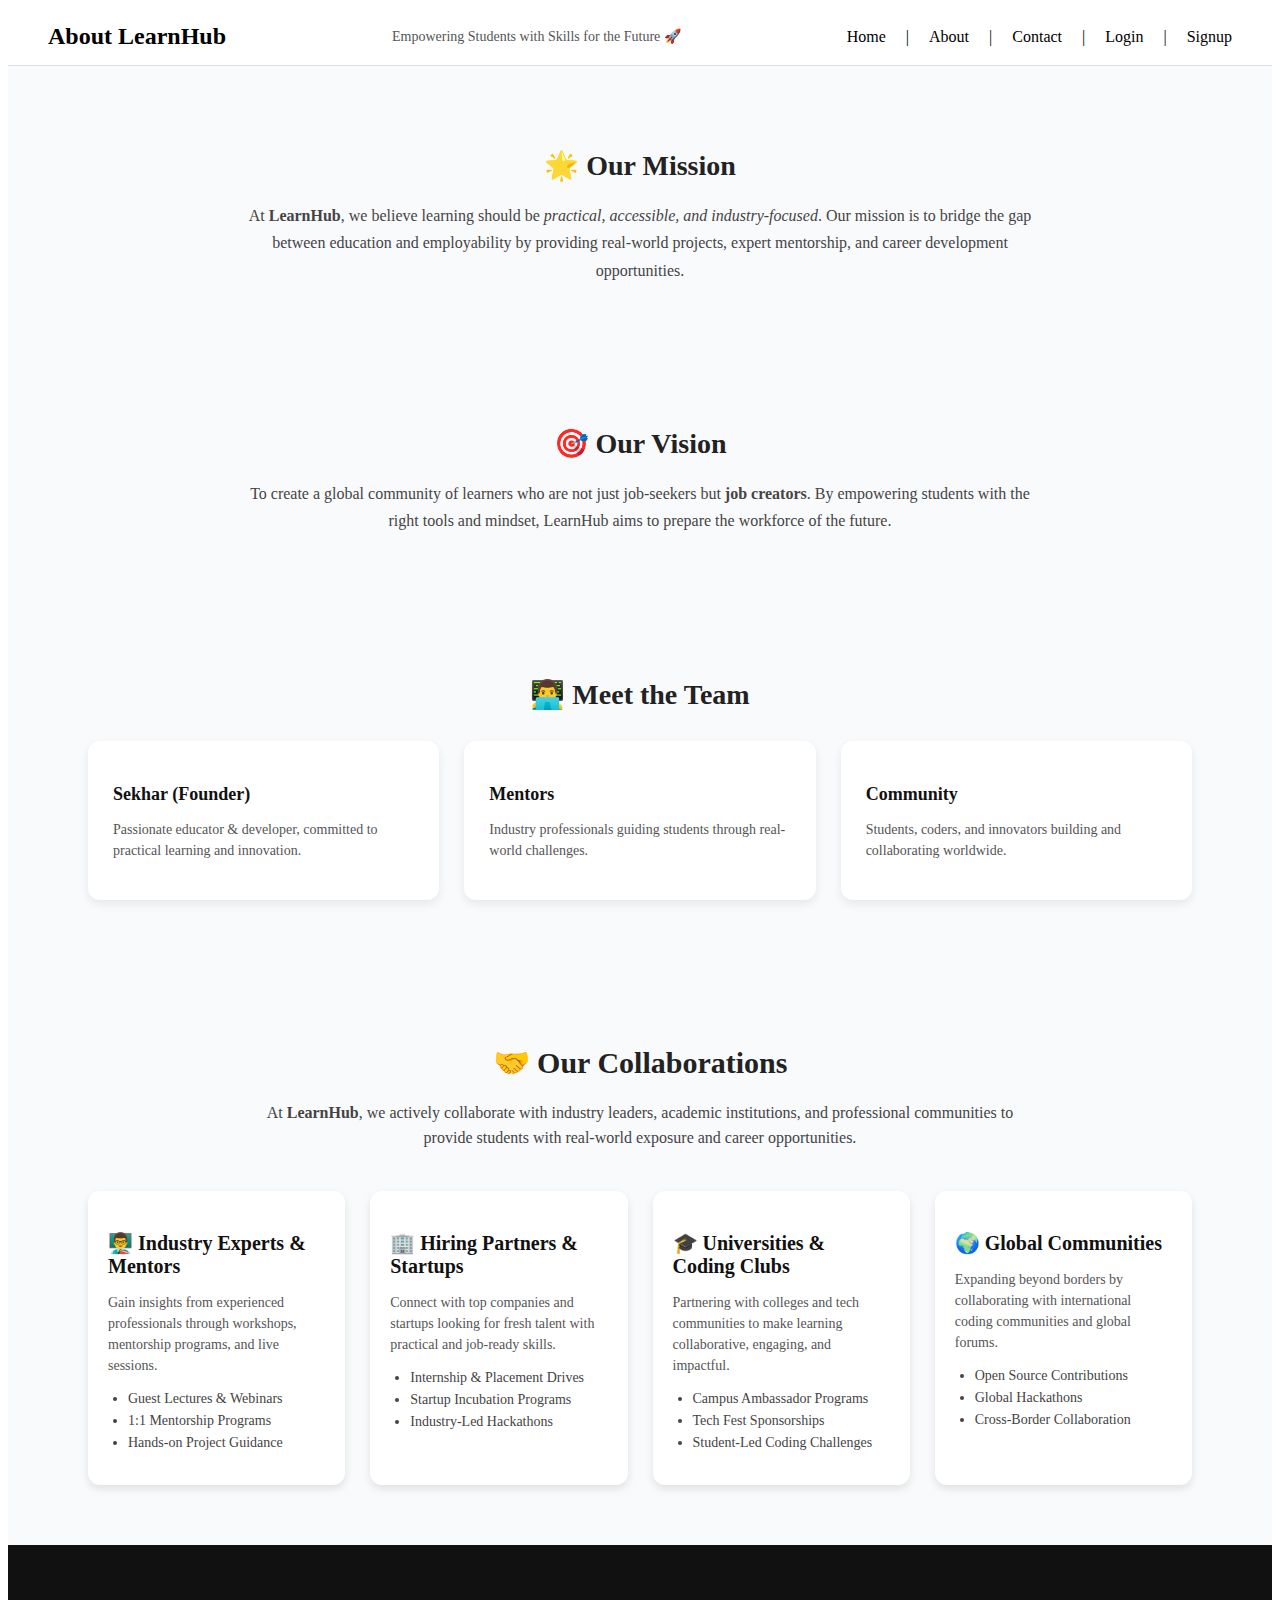
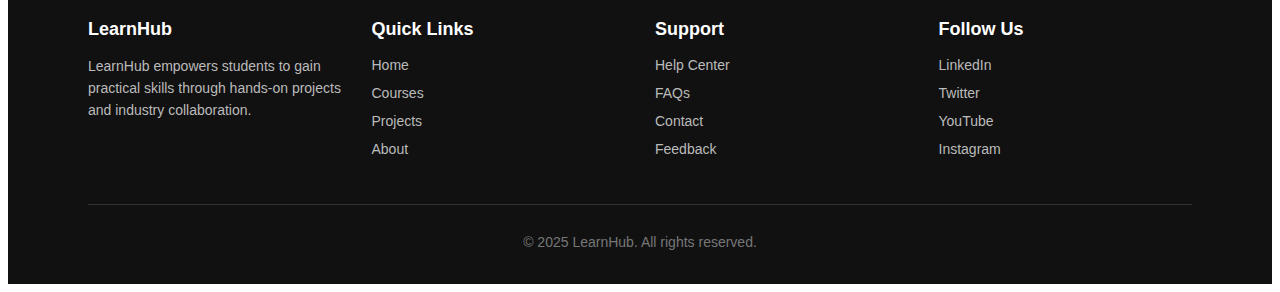
<file: about.html>
<!DOCTYPE html>
<html lang="en">
<head>
  <meta charset="UTF-8" />
  <meta name="viewport" content="width=device-width, initial-scale=1.0" />
  <link rel="stylesheet" href="styles.css">
  <title>About | LearnHub</title>
</head>
<body>

  <!-- Header -->
  <header class="header">
    <h1>About LearnHub</h1>
    <p>Empowering Students with Skills for the Future 🚀</p>
    <div class="navbar">
      <a href="index.html">Home</a> |
      <a href="Abought.html">About</a> |
      <a href="contact.html">Contact</a> |
      <a href="login.html">Login</a> |
      <a href="signup.html">Signup</a>
    </div>
  </header>

  <!-- About Section -->
  <section class="main">
    <h2>🌟 Our Mission</h2>
    <p>
      At <strong>LearnHub</strong>, we believe learning should be <em>practical, accessible, 
      and industry-focused</em>. Our mission is to bridge the gap between education and 
      employability by providing real-world projects, expert mentorship, and career 
      development opportunities.
    </p>
  </section>

  <!-- Vision Section -->
  <section class="course">
    <h2>🎯 Our Vision</h2>
    <p>
      To create a global community of learners who are not just 
      job-seekers but <strong>job creators</strong>. By empowering students with 
      the right tools and mindset, LearnHub aims to prepare the workforce of the future.
    </p>
  </section>

  <!-- Team Section -->
  <section class="projects">
    <h2>👨‍💻 Meet the Team</h2>
    <div class="grid">
      <div class="card">
        <h3>Sekhar (Founder)</h3>
        <p>Passionate educator & developer, committed to practical learning and innovation.</p>
      </div>
      <div class="card">
        <h3>Mentors</h3>
        <p>Industry professionals guiding students through real-world challenges.</p>
      </div>
      <div class="card">
        <h3>Community</h3>
        <p>Students, coders, and innovators building and collaborating worldwide.</p>
      </div>
    </div>
  </section>

 <section class="colab">
  <h2>🤝 Our Collaborations</h2>
  <p class="intro">
    At <strong>LearnHub</strong>, we actively collaborate with industry leaders, academic institutions, 
    and professional communities to provide students with real-world exposure and career opportunities.
  </p>

  <div class="colab-grid">
    <div class="colab-card">
      <h3>👨‍🏫 Industry Experts & Mentors</h3>
      <p>
        Gain insights from experienced professionals through workshops, 
        mentorship programs, and live sessions.
      </p>
      <ul>
        <li>Guest Lectures & Webinars</li>
        <li>1:1 Mentorship Programs</li>
        <li>Hands-on Project Guidance</li>
      </ul>
    </div>

    <div class="colab-card">
      <h3>🏢 Hiring Partners & Startups</h3>
      <p>
        Connect with top companies and startups looking for fresh talent 
        with practical and job-ready skills.
      </p>
      <ul>
        <li>Internship & Placement Drives</li>
        <li>Startup Incubation Programs</li>
        <li>Industry-Led Hackathons</li>
      </ul>
    </div>

    <div class="colab-card">
      <h3>🎓 Universities & Coding Clubs</h3>
      <p>
        Partnering with colleges and tech communities to make learning collaborative, 
        engaging, and impactful.
      </p>
      <ul>
        <li>Campus Ambassador Programs</li>
        <li>Tech Fest Sponsorships</li>
        <li>Student-Led Coding Challenges</li>
      </ul>
    </div>

    <div class="colab-card">
      <h3>🌍 Global Communities</h3>
      <p>
        Expanding beyond borders by collaborating with international 
        coding communities and global forums.
      </p>
      <ul>
        <li>Open Source Contributions</li>
        <li>Global Hackathons</li>
        <li>Cross-Border Collaboration</li>
      </ul>
    </div>
  </div>
</section>


  <footer class="fotter">
  <div class="footer-container">
    <div class="footer-column">
      <h4>LearnHub</h4>
      <p>LearnHub empowers students to gain practical skills through hands-on projects and industry collaboration.</p>
    </div>

    <div class="footer-column">
      <h4>Quick Links</h4>
      <ul>
        <li><a href="#">Home</a></li>
        <li><a href="#">Courses</a></li>
        <li><a href="#">Projects</a></li>
        <li><a href="about.html">About</a></li>
      </ul>
    </div>

    <div class="footer-column">
      <h4>Support</h4>
      <ul>
        <li><a href="#">Help Center</a></li>
        <li><a href="#">FAQs</a></li>
        <li><a href="#">Contact</a></li>
        <li><a href="#">Feedback</a></li>
      </ul>
    </div>

    <div class="footer-column">
      <h4>Follow Us</h4>
      <ul>
        <li><a href="#">LinkedIn</a></li>
        <li><a href="#">Twitter</a></li>
        <li><a href="#">YouTube</a></li>
        <li><a href="#">Instagram</a></li>
      </ul>
    </div>
  </div>

  <div class="footer-bottom">
    <p>© 2025 LearnHub. All rights reserved.</p>
  </div>
</footer>

</body>
</html>
</file>
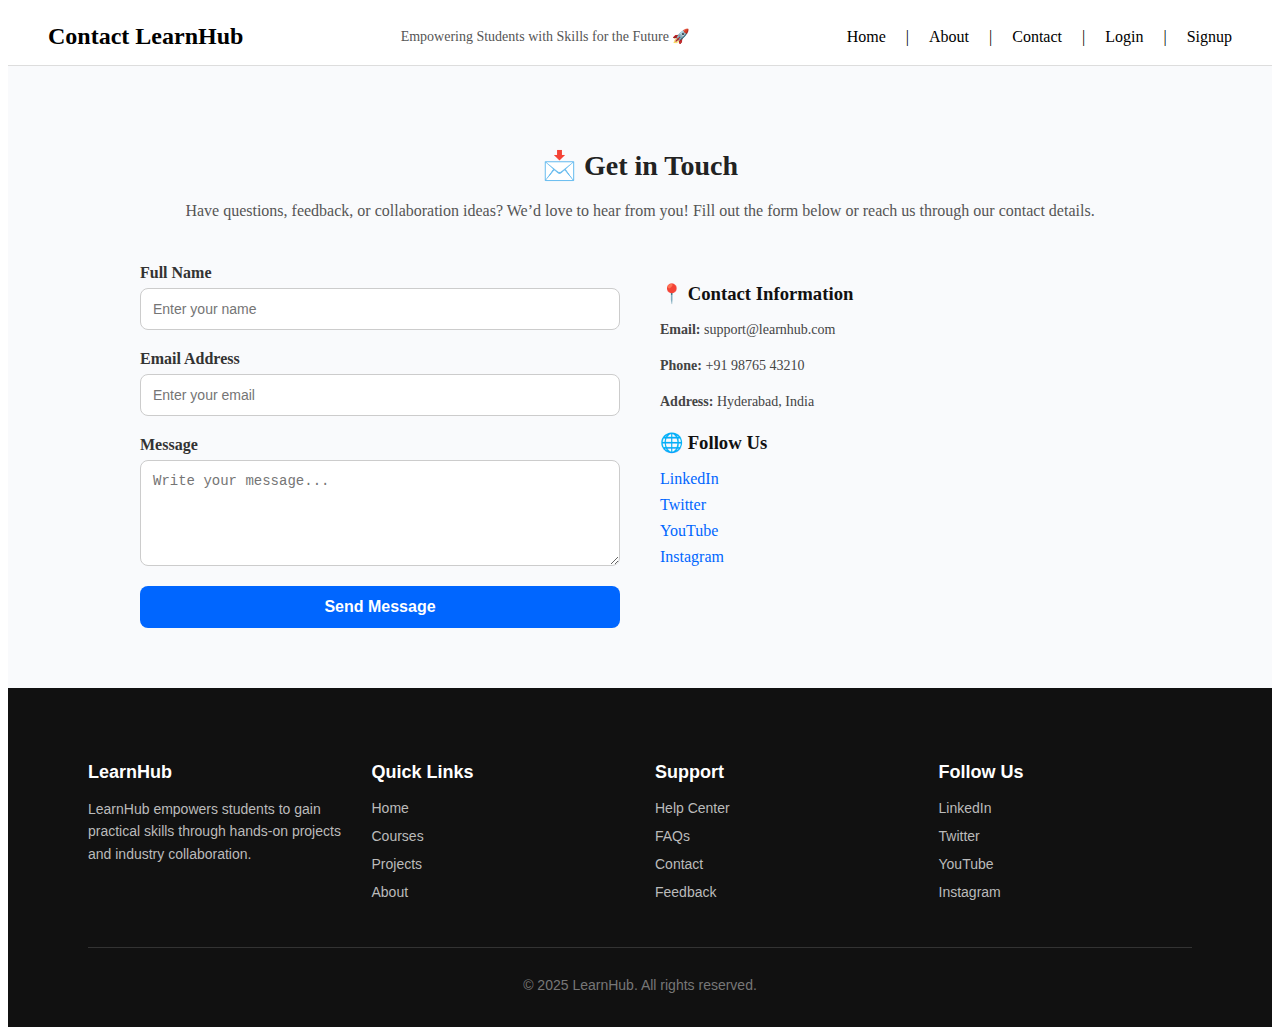
<file: contact.html>
<!DOCTYPE html>
<html lang="en">
<head>
  <meta charset="UTF-8" />
  <meta name="viewport" content="width=device-width, initial-scale=1.0" />
  <link rel="stylesheet" href="styles.css">
  <title>Contact | LearnHub</title>
</head>
<body>

  <!-- Header -->
  <header class="header">
    <h1>Contact LearnHub</h1>
    <p>Empowering Students with Skills for the Future 🚀</p>
    <div class="navbar">
      <a href="index.html">Home</a> |
      <a href="Abought.html">About</a> |
      <a href="contact.html">Contact</a> |
      <a href="login.html">Login</a> |
      <a href="signup.html">Signup</a>
    </div>
  </header>

<!-- Contact Section -->
<section class="contact">
  <h2>📩 Get in Touch</h2>
  <p>
    Have questions, feedback, or collaboration ideas? We’d love to hear from you!  
    Fill out the form below or reach us through our contact details.
  </p>

  <div class="contact-container">
    <!-- Contact Form -->
    <form class="contact-form">
      <label for="name">Full Name</label>
      <input type="text" id="name" placeholder="Enter your name" required>

      <label for="email">Email Address</label>
      <input type="email" id="email" placeholder="Enter your email" required>

      <label for="message">Message</label>
      <textarea id="message" rows="5" placeholder="Write your message..." required></textarea>

      <button type="submit">Send Message</button>
    </form>

    <!-- Contact Info -->
    <div class="contact-info">
      <h3>📍 Contact Information</h3>
      <p><strong>Email:</strong> support@learnhub.com</p>
      <p><strong>Phone:</strong> +91 98765 43210</p>
      <p><strong>Address:</strong> Hyderabad, India</p>

      <h3>🌐 Follow Us</h3>
      <ul>
        <li><a href="#">LinkedIn</a></li>
        <li><a href="#">Twitter</a></li>
        <li><a href="#">YouTube</a></li>
        <li><a href="#">Instagram</a></li>
      </ul>
    </div>
  </div>
</section>



  <footer class="fotter">
  <div class="footer-container">
    <div class="footer-column">
      <h4>LearnHub</h4>
      <p>LearnHub empowers students to gain practical skills through hands-on projects and industry collaboration.</p>
    </div>

    <div class="footer-column">
      <h4>Quick Links</h4>
      <ul>
        <li><a href="#">Home</a></li>
        <li><a href="#">Courses</a></li>
        <li><a href="#">Projects</a></li>
        <li><a href="about.html">About</a></li>
      </ul>
    </div>

    <div class="footer-column">
      <h4>Support</h4>
      <ul>
        <li><a href="#">Help Center</a></li>
        <li><a href="#">FAQs</a></li>
        <li><a href="#">Contact</a></li>
        <li><a href="#">Feedback</a></li>
      </ul>
    </div>

    <div class="footer-column">
      <h4>Follow Us</h4>
      <ul>
        <li><a href="#">LinkedIn</a></li>
        <li><a href="#">Twitter</a></li>
        <li><a href="#">YouTube</a></li>
        <li><a href="#">Instagram</a></li>
      </ul>
    </div>
  </div>

  <div class="footer-bottom">
    <p>© 2025 LearnHub. All rights reserved.</p>
  </div>
</footer>

</body>
</html>
</file>
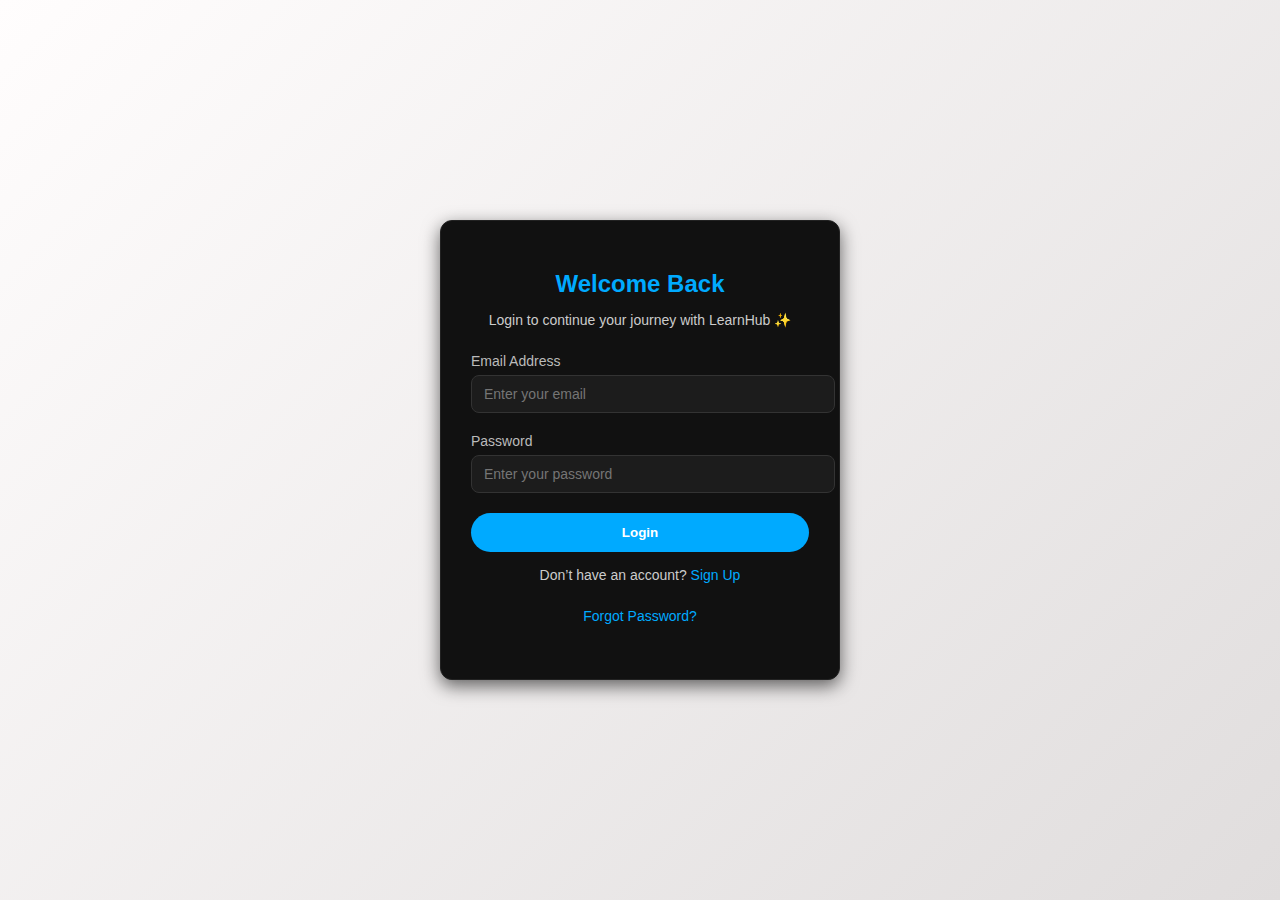
<file: login.html>
<!DOCTYPE html>
<html lang="en">
<head>
  <meta charset="UTF-8">
  <meta name="viewport" content="width=device-width, initial-scale=1.0">
  <title>Login | LearnHub</title>
  <link rel="stylesheet" href="login.css">
</head>
<body>
  <div class="login-container">
    <div class="form-box">
      <h2>Welcome Back</h2>
      <p>Login to continue your journey with LearnHub ✨</p>
      <form>
        <div class="input-group">
          <label for="email">Email Address</label>
          <input type="email" id="email" placeholder="Enter your email" required>
        </div>

        <div class="input-group">
          <label for="password">Password</label>
          <input type="password" id="password" placeholder="Enter your password" required>
        </div>

        <button type="submit" class="btn">Login</button>
      </form>

      <p class="signup-link">Don’t have an account? <a href="signup.html">Sign Up</a></p>
      <p class="forgot-password"><a href="Forgot_Password.html">Forgot Password?</a></p>
    </div>
  </div>
</body>
</html>
</file>
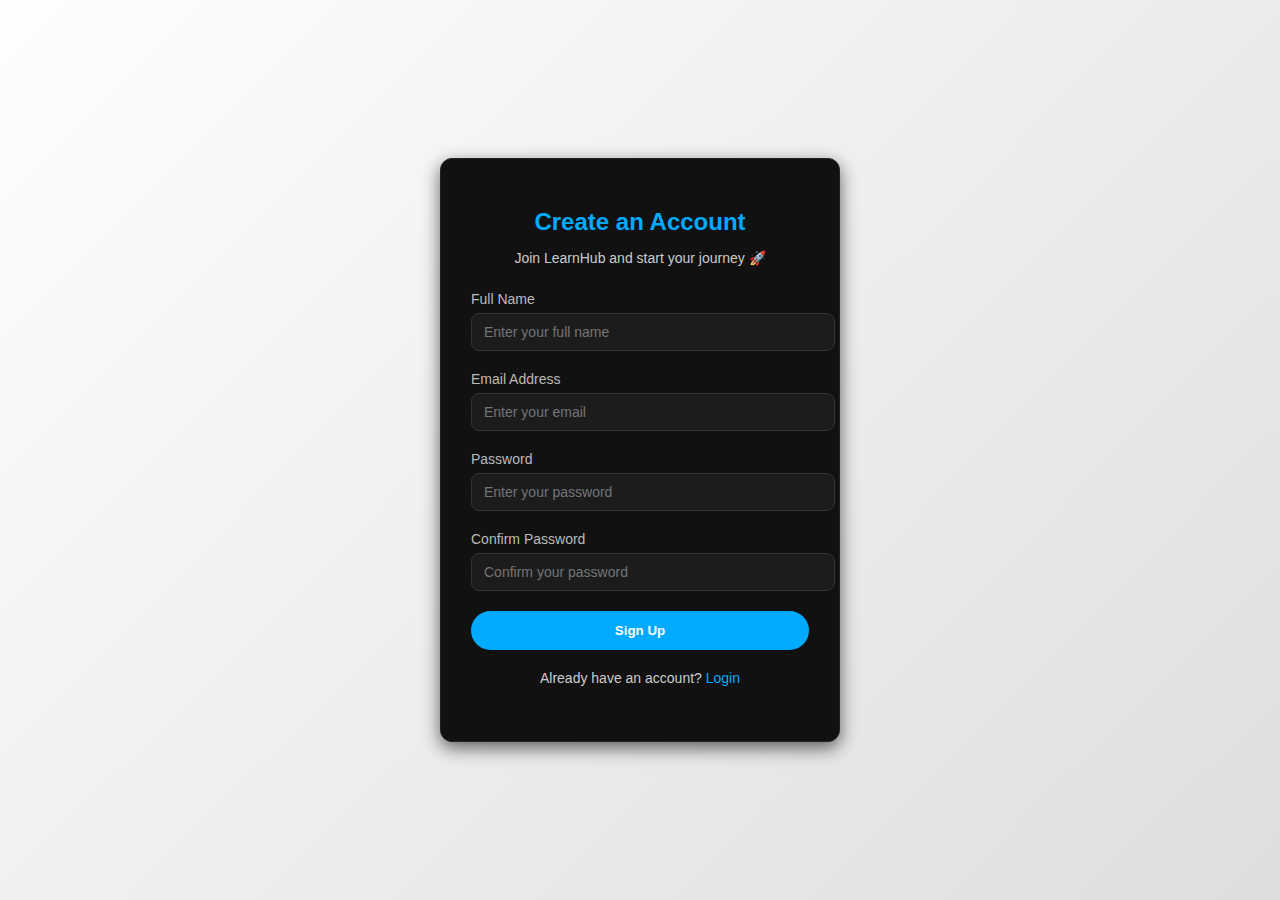
<file: signup.html>
<!DOCTYPE html>
<html lang="en">
<head>
  <meta charset="UTF-8">
  <meta name="viewport" content="width=device-width, initial-scale=1.0">
  <title>Signup | LearnHub</title>
  <link rel="stylesheet" href="signup.css">
</head>
<body>
  <div class="signup-container">
    <div class="form-box">
      <h2>Create an Account</h2>
      <p>Join LearnHub and start your journey 🚀</p>
      <form>
        <div class="input-group">
          <label for="name">Full Name</label>
          <input type="text" id="name" placeholder="Enter your full name" required>
        </div>

        <div class="input-group">
          <label for="email">Email Address</label>
          <input type="email" id="email" placeholder="Enter your email" required>
        </div>

        <div class="input-group">
          <label for="password">Password</label>
          <input type="password" id="password" placeholder="Enter your password" required>
        </div>

        <div class="input-group">
          <label for="confirm-password">Confirm Password</label>
          <input type="password" id="confirm-password" placeholder="Confirm your password" required>
        </div>

        <button type="submit" class="btn">Sign Up</button>
      </form>

      <p class="login-link">Already have an account? <a href="login.html">Login</a></p>
    </div>
  </div>
</body>
</html>
</file>
<file: styles.css>
/* Header */
.header {
  display: flex;
  justify-content: space-between;
  align-items: center;
  padding: 15px 40px;
  background: #fff; /* white background */
  border-bottom: 1px solid #ddd;
  color: black;
}

/* Left side - Title */
.header h1 {
  margin: 0;
  font-size: 24px;
  font-weight: bold;
  color: black;
}

/* Subtitle below title */
.header p {
  margin: 0;
  font-size: 14px;
  color: #555;
}

/* Right side - Navbar */
.navbar {
  display: flex;
  gap: 20px;
}

.navbar a {
  text-decoration: none;
  color: black;
  font-weight: 500;
  transition: color 0.3s ease;
}

.navbar a:hover {
  color: #555; /* hover effect */
}


/* Courses Section */
.course {
  padding: 40px 60px;
  text-align: center;
  background: white;
}

.course h2 {
  font-size: 28px;
  margin-bottom: 30px;
  color: #004080;
}

/* Grid Layout */
.course .grid {
  display: grid;
  grid-template-columns: repeat(auto-fit, minmax(220px, 1fr));
  gap: 25px;
}

/* Card Styling */
.course .card {
  background: #f9f9f9;
  padding: 20px;
  border-radius: 12px;
  box-shadow: 0 4px 8px rgba(0,0,0,0.1);
  transition: transform 0.3s ease, box-shadow 0.3s ease;
}

.course .card h3 {
  margin-bottom: 10px;
  color: black;
}

.course .card p {
  color: #333;
  font-size: 14px;
}

/* Hover Effect */
.course .card:hover {
  transform: translateY(-5px);
  box-shadow: 0 8px 16px rgba(0,0,0,0.2);
}

/* Projects Section */
.projects {
  padding: 40px 60px;
  background: #f0f6ff; /* very light blue */
}

.projects h2 {
  font-size: 28px;
  margin-bottom: 20px;
  color: #004080;
}

/* Horizontal Scroll */
.project-list {
  display: flex;
  gap: 20px;
  overflow-x: auto;
  padding-bottom: 10px;
  scrollbar-width: thin;
  scrollbar-color: #004080 #f0f6ff;
}

.project-list::-webkit-scrollbar {
  height: 8px;
}
.project-list::-webkit-scrollbar-track {
  background: #f0f6ff;
}
.project-list::-webkit-scrollbar-thumb {
  background: #004080;
  border-radius: 10px;
}
.project-list::-webkit-scrollbar-thumb:hover {
  background: black;
}

/* Project Card */
.project-card {
  min-width: 220px;
  background: white;
  border-radius: 12px;
  box-shadow: 0 4px 8px rgba(0,0,0,0.1);
  padding: 15px;
  flex-shrink: 0;
  text-align: center;
  transition: transform 0.3s ease, box-shadow 0.3s ease;
}

.project-card img {
  width: 100%;
  height: 120px;
  object-fit: cover;
  border-radius: 10px;
  margin-bottom: 10px;
}

.project-card h3 {
  margin: 10px 0 5px;
  font-size: 18px;
  color: black;
}

.project-card p {
  font-size: 14px;
  color: #333;
}

.project-card:hover {
  transform: translateY(-5px);
  box-shadow: 0 8px 16px rgba(0,0,0,0.2);
}

/* Founder Section */
.founder {
  padding: 50px 60px;
  background: #f9fafc;
  text-align: center;
}

.founder h2 {
  font-size: 28px;
  margin-bottom: 30px;
  color: #222;
}

/* Layout: Image + Info */
.founder-container {
  display: flex;
  align-items: center;
  justify-content: center;
  gap: 40px;
  flex-wrap: wrap;
  max-width: 900px;
  margin: 0 auto;
  text-align: left;
}

/* Founder Image */
.founder-image img {
  width: 220px;
  height: 220px;
  border-radius: 50%;
  object-fit: cover;
  box-shadow: 0 6px 12px rgba(0,0,0,0.15);
}

/* Founder Info */
.founder-info {
  max-width: 500px;
}

.founder-info h3 {
  margin-bottom: 10px;
  font-size: 22px;
  color: #111;
}

.founder-info p {
  font-size: 15px;
  color: #444;
  margin-bottom: 15px;
  line-height: 1.6;
}

.founder-info ul {
  list-style: none;
  padding: 0;
}

.founder-info ul li {
  font-size: 14px;
  color: #555;
  margin-bottom: 8px;
}

/* Hero Section */
.hero {
  height: 100vh;
  display: flex;
  flex-direction: column;
  justify-content: center;
  align-items: center;
  text-align: center;
  background: linear-gradient(135deg, white, #b2b5b8);
  color: black;
  padding: 0 20px;
}

.hero h1 {
  font-size: 42px;
  margin-bottom: 20px;
  font-weight: bold;
}

.hero p {
  font-size: 18px;
  max-width: 700px;
  margin-bottom: 30px;
  line-height: 1.6;
}

.hero .cta {
  display: flex;
  gap: 15px;
}

.hero .btn {
  text-decoration: none;
  padding: 12px 25px;
  border-radius: 30px;
  background: white;
  color: #004080;
  font-weight: 600;
  transition: all 0.3s ease;
}

.hero .btn:hover {
  background: #004080;
  color: white;
  border: 2px solid white;
}

/* Collaborations Section */
.colab {
  padding: 60px 80px;
  background: #f9fafc;
  text-align: center;
}

.colab h2 {
  font-size: 30px;
  margin-bottom: 20px;
  color: #222;
}

.colab .intro {
  max-width: 750px;
  margin: 0 auto 40px;
  font-size: 16px;
  color: #444;
  line-height: 1.6;
}

/* Grid Layout */
.colab-grid {
  display: grid;
  grid-template-columns: repeat(auto-fit, minmax(250px, 1fr));
  gap: 25px;
  text-align: left;
}

/* Card Style */
.colab-card {
  background: #fff;
  padding: 20px;
  border-radius: 12px;
  box-shadow: 0 4px 8px rgba(0,0,0,0.1);
  transition: transform 0.3s ease, box-shadow 0.3s ease;
}

.colab-card h3 {
  margin-bottom: 10px;
  color: #111;
  font-size: 20px;
}

.colab-card p {
  color: #555;
  font-size: 14px;
  margin-bottom: 15px;
  line-height: 1.5;
}

.colab-card ul {
  list-style: disc;
  padding-left: 20px;
  color: #444;
  font-size: 14px;
}

.colab-card ul li {
  margin-bottom: 6px;
}

/* Hover Effect */
.colab-card:hover {
  transform: translateY(-5px);
  box-shadow: 0 8px 16px rgba(0,0,0,0.15);
}

/* Footer */
.fotter {
  background: #111;
  color: #ddd;
  padding: 50px 80px 20px;
  font-family: "Segoe UI", Arial, sans-serif;
}

/* Footer Container (4 Columns) */
.footer-container {
  display: grid;
  grid-template-columns: repeat(auto-fit, minmax(220px, 1fr));
  gap: 30px;
  margin-bottom: 30px;
}

/* Column Styling */
.footer-column h4 {
  font-size: 18px;
  margin-bottom: 15px;
  color: #fff;
}

.footer-column p {
  font-size: 14px;
  line-height: 1.6;
  color: #bbb;
}

.footer-column ul {
  list-style: none;
  padding: 0;
}

.footer-column ul li {
  margin-bottom: 10px;
}

.footer-column ul li a {
  text-decoration: none;
  color: #bbb;
  font-size: 14px;
  transition: color 0.3s ease;
}

.footer-column ul li a:hover {
  color: #fff;
}

/* Footer Bottom */
.footer-bottom {
  text-align: center;
  border-top: 1px solid #333;
  padding-top: 15px;
  font-size: 14px;
  color: #777;
}
/* General Section Styling */
.main, .course, .projects {
  padding: 60px 80px;
  background: #f9fafc;
  text-align: center;
}

.main h2, .course h2, .projects h2 {
  font-size: 28px;
  margin-bottom: 20px;
  color: #222;
}

.main p, .course p {
  font-size: 16px;
  line-height: 1.7;
  max-width: 800px;
  margin: 0 auto;
  color: #444;
}

/* Team Section */
.projects .grid {
  display: grid;
  grid-template-columns: repeat(auto-fit, minmax(250px, 1fr));
  gap: 25px;
  margin-top: 30px;
}

.projects .card {
  background: #fff;
  padding: 25px;
  border-radius: 12px;
  box-shadow: 0 4px 10px rgba(0,0,0,0.08);
  transition: transform 0.3s ease, box-shadow 0.3s ease;
  text-align: left;
}

.projects .card h3 {
  font-size: 18px;
  color: #111;
  margin-bottom: 10px;
}

.projects .card p {
  font-size: 14px;
  color: #555;
  line-height: 1.5;
}

/* Hover Effect */
.projects .card:hover {
  transform: translateY(-5px);
  box-shadow: 0 8px 16px rgba(0,0,0,0.15);
}
/* Contact Section */
.contact {
  padding: 60px 80px;
  background: #f9fafc;
  text-align: center;
}

.contact h2 {
  font-size: 28px;
  margin-bottom: 15px;
  color: #222;
}

.contact p {
  font-size: 16px;
  color: #555;
  margin-bottom: 40px;
  line-height: 1.6;
}

/* Layout */
.contact-container {
  display: grid;
  grid-template-columns: 1fr 1fr;
  gap: 40px;
  max-width: 1000px;
  margin: 0 auto;
  text-align: left;
}

/* Contact Form */
.contact-form {
  display: flex;
  flex-direction: column;
}

.contact-form label {
  margin-bottom: 6px;
  font-weight: 600;
  color: #333;
}

.contact-form input,
.contact-form textarea {
  padding: 12px;
  margin-bottom: 20px;
  border: 1px solid #ccc;
  border-radius: 8px;
  font-size: 14px;
}

.contact-form input:focus,
.contact-form textarea:focus {
  outline: none;
  border-color: #0066ff;
  box-shadow: 0 0 5px rgba(0,102,255,0.3);
}

.contact-form button {
  padding: 12px;
  border: none;
  border-radius: 8px;
  background: #0066ff;
  color: white;
  font-size: 16px;
  font-weight: 600;
  cursor: pointer;
  transition: background 0.3s ease;
}

.contact-form button:hover {
  background: #004080;
}

/* Contact Info */
.contact-info h3 {
  margin-bottom: 10px;
  color: #111;
}

.contact-info p {
  margin-bottom: 10px;
  color: #444;
  font-size: 14px;
}

.contact-info ul {
  list-style: none;
  padding: 0;
}

.contact-info ul li {
  margin-bottom: 8px;
}

.contact-info ul li a {
  text-decoration: none;
  color: #0066ff;
  transition: color 0.3s ease;
}

.contact-info ul li a:hover {
  color: #004080;
}

/* Responsive */
@media (max-width: 768px) {
  .contact-container {
    grid-template-columns: 1fr;
    text-align: center;
  }
  .contact-info {
    margin-top: 20px;
  }
}
</file>
<file: login.css>
/* Login Page */
body {
  margin: 0;
  font-family: "Segoe UI", Arial, sans-serif;
  background: linear-gradient(135deg, #fffdfd, #e0dddd);
  color: #fff;
  display: flex;
  justify-content: center;
  align-items: center;
  height: 100vh;
}

/* Container */
.login-container {
  width: 100%;
  max-width: 400px;
  padding: 20px;
}

/* Form Box */
.form-box {
  background: #111;
  padding: 30px;
  border-radius: 12px;
  box-shadow: 0 6px 18px rgba(0, 0, 0, 0.6);
  border: 1px solid #222;
  text-align: center;
}

.form-box h2 {
  margin-bottom: 10px;
  color: #00aaff;
}

.form-box p {
  margin-bottom: 25px;
  font-size: 14px;
  color: #ccc;
}

/* Input Groups */
.input-group {
  text-align: left;
  margin-bottom: 20px;
}

.input-group label {
  display: block;
  margin-bottom: 6px;
  font-size: 14px;
  color: #bbb;
}

.input-group input {
  width: 100%;
  padding: 10px 12px;
  border-radius: 8px;
  border: 1px solid #333;
  background: #1c1c1c;
  color: #fff;
  font-size: 14px;
  outline: none;
  transition: border 0.3s ease;
}

.input-group input:focus {
  border-color: #00aaff;
}

/* Button */
.btn {
  width: 100%;
  padding: 12px;
  border: none;
  border-radius: 30px;
  background: #00aaff;
  color: #fff;
  font-weight: 600;
  cursor: pointer;
  transition: background 0.3s ease;
}

.btn:hover {
  background: #0088cc;
}

/* Extra Links */
.signup-link,
.forgot-password {
  margin-top: 15px;
  font-size: 14px;
  color: #bbb;
}

.signup-link a,
.forgot-password a {
  color: #00aaff;
  text-decoration: none;
}

.signup-link a:hover,
.forgot-password a:hover {
  text-decoration: underline;
}
</file>
<file: signup.css>
/* Signup Page */
body {
  margin: 0;
  font-family: "Segoe UI", Arial, sans-serif;
  background: linear-gradient(135deg, #fffdfd, #e0dddd);
  color: #fff;
  display: flex;
  justify-content: center;
  align-items: center;
  height: 100vh;
}

/* Container */
.signup-container {
  width: 100%;
  max-width: 400px;
  padding: 20px;
}

/* Form Box */
.form-box {
  background: #111;
  padding: 30px;
  border-radius: 12px;
  box-shadow: 0 6px 18px rgba(0, 0, 0, 0.6);
  border: 1px solid #222;
  text-align: center;
}

.form-box h2 {
  margin-bottom: 10px;
  color: #00aaff;
}

.form-box p {
  margin-bottom: 25px;
  font-size: 14px;
  color: #ccc;
}

/* Input Groups */
.input-group {
  text-align: left;
  margin-bottom: 20px;
}

.input-group label {
  display: block;
  margin-bottom: 6px;
  font-size: 14px;
  color: #bbb;
}

.input-group input {
  width: 100%;
  padding: 10px 12px;
  border-radius: 8px;
  border: 1px solid #333;
  background: #1c1c1c;
  color: #fff;
  font-size: 14px;
  outline: none;
  transition: border 0.3s ease;
}

.input-group input:focus {
  border-color: #00aaff;
}

/* Button */
.btn {
  width: 100%;
  padding: 12px;
  border: none;
  border-radius: 30px;
  background: #00aaff;
  color: #fff;
  font-weight: 600;
  cursor: pointer;
  transition: background 0.3s ease;
}

.btn:hover {
  background: #0088cc;
}

/* Login Link */
.login-link {
  margin-top: 20px;
  font-size: 14px;
  color: #bbb;
}

.login-link a {
  color: #00aaff;
  text-decoration: none;
}

.login-link a:hover {
  text-decoration: underline;
}
</file>
